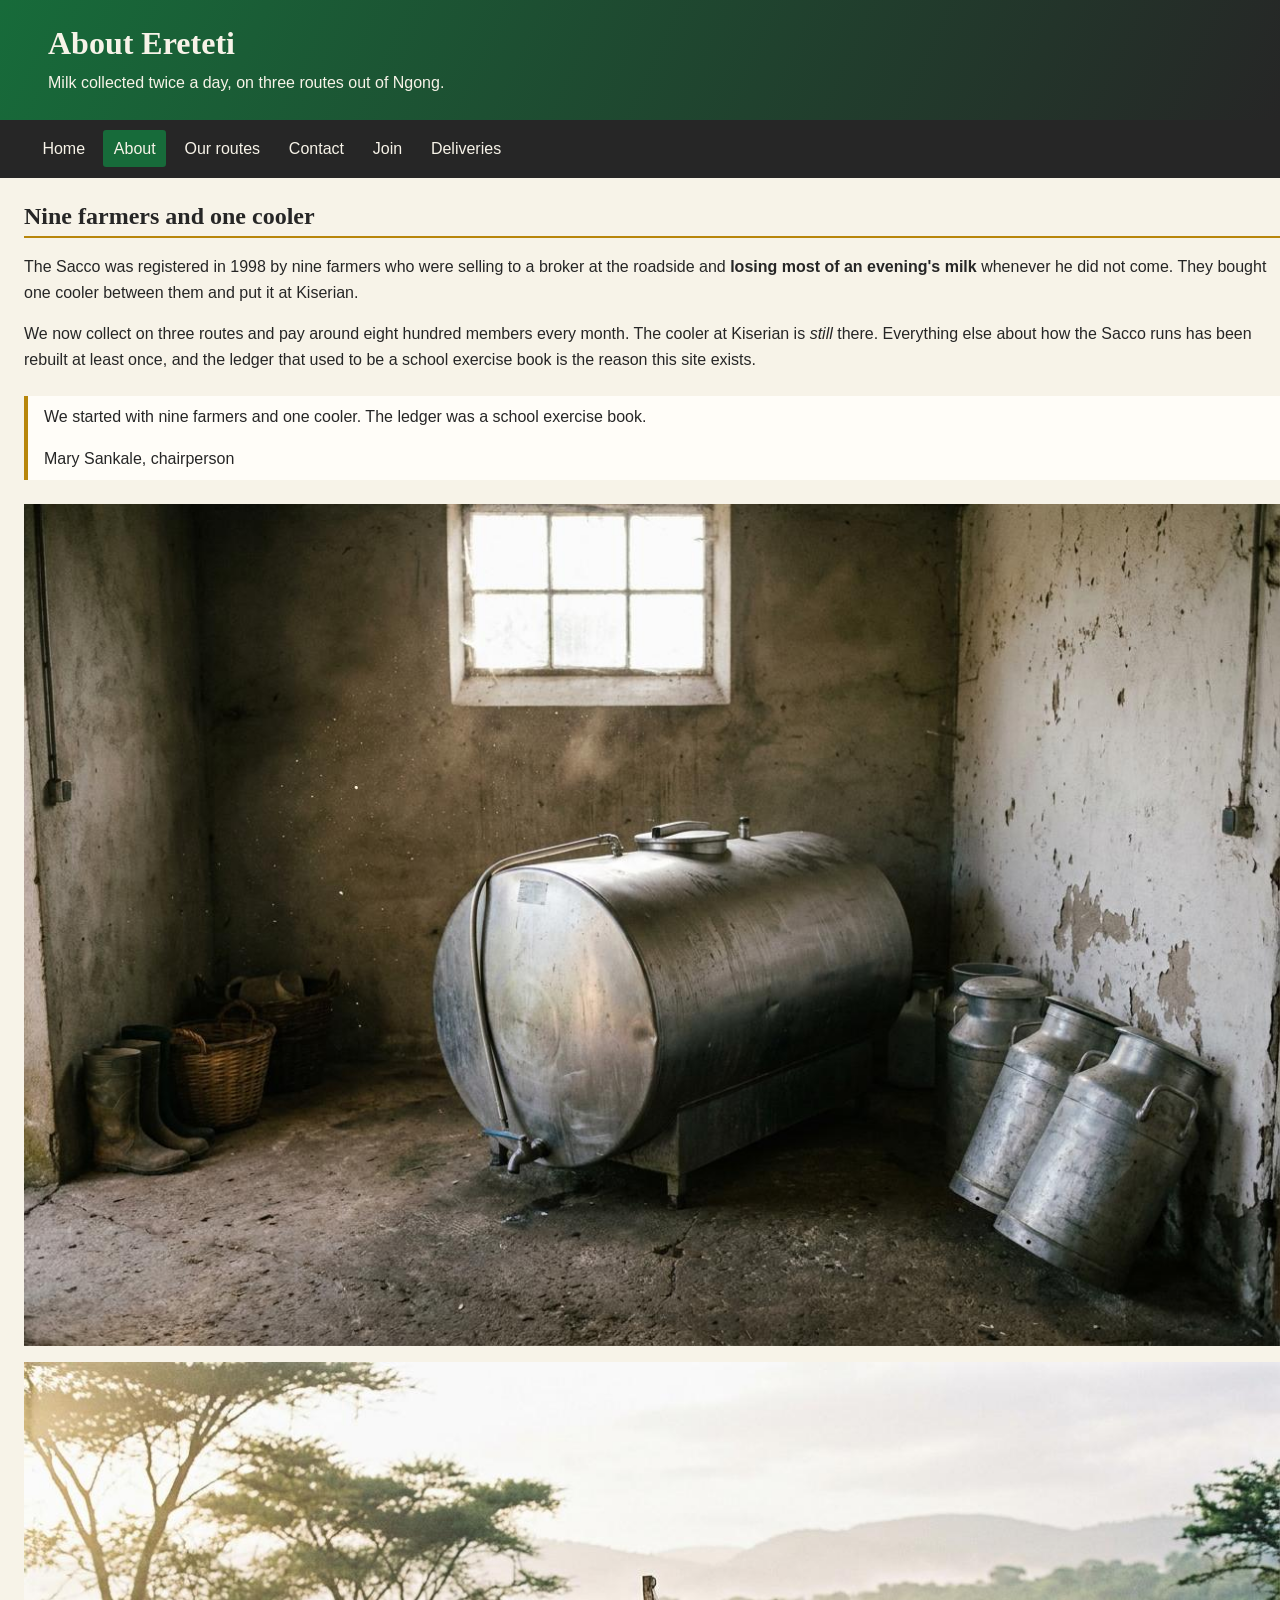
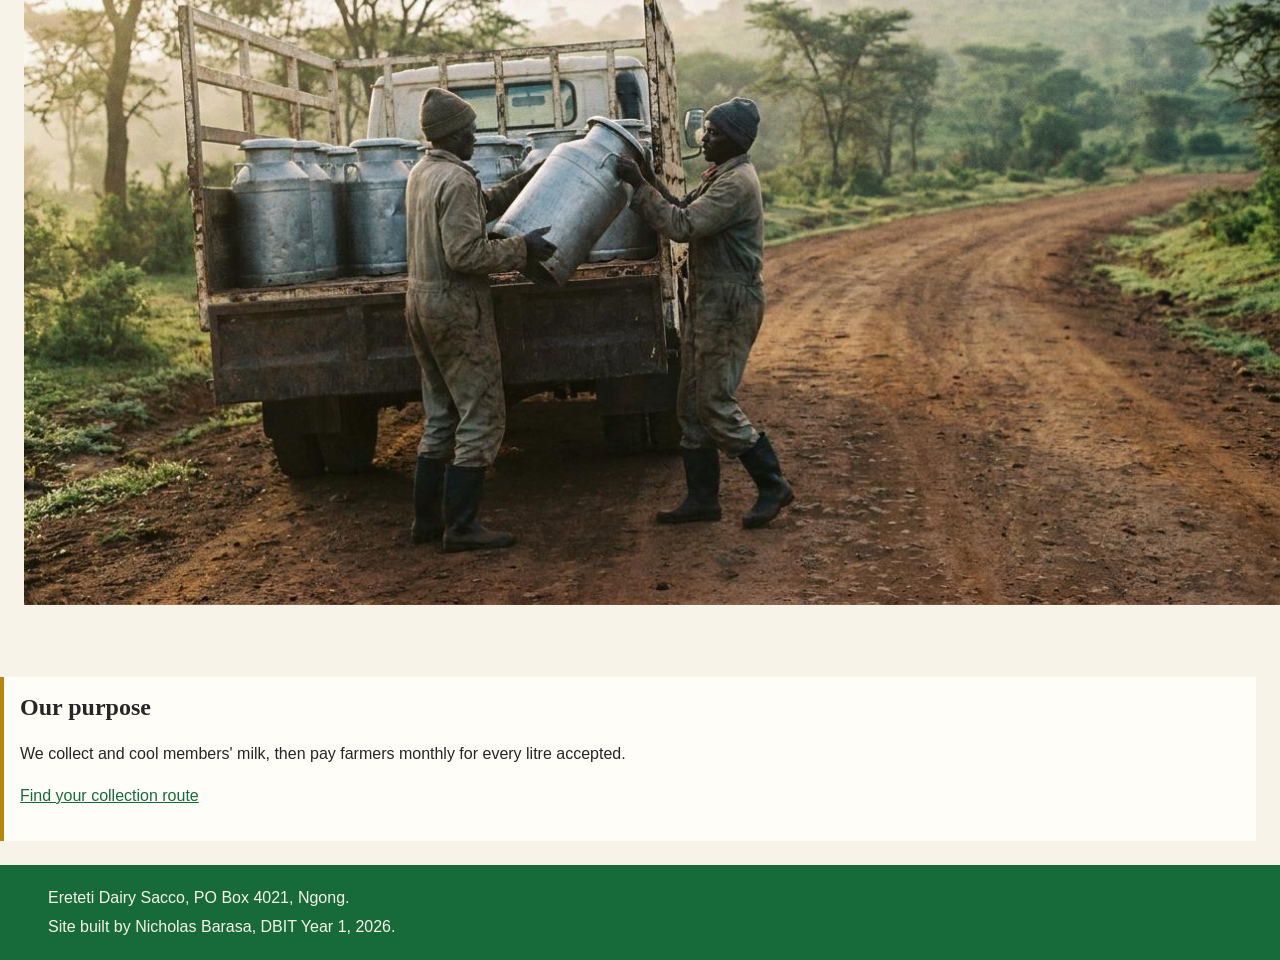
<file: about.html>
<!DOCTYPE html>
<html lang="en">
<head>
    <meta charset="UTF-8">
    <meta name="viewport" content="width=device-width, initial-scale=1.0">
    <title>About us - Ereteti Dairy Sacco</title>
    <link rel="stylesheet" href="CSS/style.css">
</head>
<body>
    <header class="site-header">
        <div class="brand">
            <h1>About Ereteti</h1>
            <p>Milk collected twice a day, on three routes out of Ngong.</p>
        </div>
    </header>
    <nav aria-label="Main navigation">
        <a href="index.html">Home</a>
        <a href="about.html" aria-current="page">About</a>
        <a href="routes.html">Our routes</a>
        <a href="contact.html">Contact</a>
        <a href="register.html">Join</a>
        <a href="deliveries.html">Deliveries</a>
    </nav>
    <div class="page-content">
    <main>
        <h2>Nine farmers and one cooler</h2>
        <p>The Sacco was registered in 1998 by nine farmers who were selling to a broker at the roadside and <strong>losing most of an evening's milk</strong> whenever he did not come. They bought one cooler between them and put it at Kiserian.</p>
        <p>We now collect on three routes and pay around eight hundred members every month. The cooler at Kiserian is <em>still</em> there. Everything else about how the Sacco runs has been rebuilt at least once, and the ledger that used to be a school exercise book is the reason this site exists.</p>
        <blockquote>
            <p>We started with nine farmers and one cooler. The ledger was a school exercise book.</p>
            <footer>Mary Sankale, chairperson</footer>
        </blockquote>
        <div class="cards image-cards">
            <img src="img/first-cooler.jpg" width="400" height="300" alt="The first cooler, still in use at the Kiserian centre">
            <img src="img/collection-lorry.jpg" width="400" height="300" alt="Churns loaded onto the lorry on the Ngong road at sunrise">
        </div>
    </main>
    <aside>
        <h2>Our purpose</h2>
        <p>We collect and cool members' milk, then pay farmers monthly for every litre accepted.</p>
        <p><a href="routes.html">Find your collection route</a></p>
    </aside>
    </div>
    <footer class="site-footer">
        <p>Ereteti Dairy Sacco, PO Box 4021, Ngong.</p>
        <p>Site built by Nicholas Barasa, DBIT Year 1, 2026.</p>
    </footer>
</body>
</html>
</file>
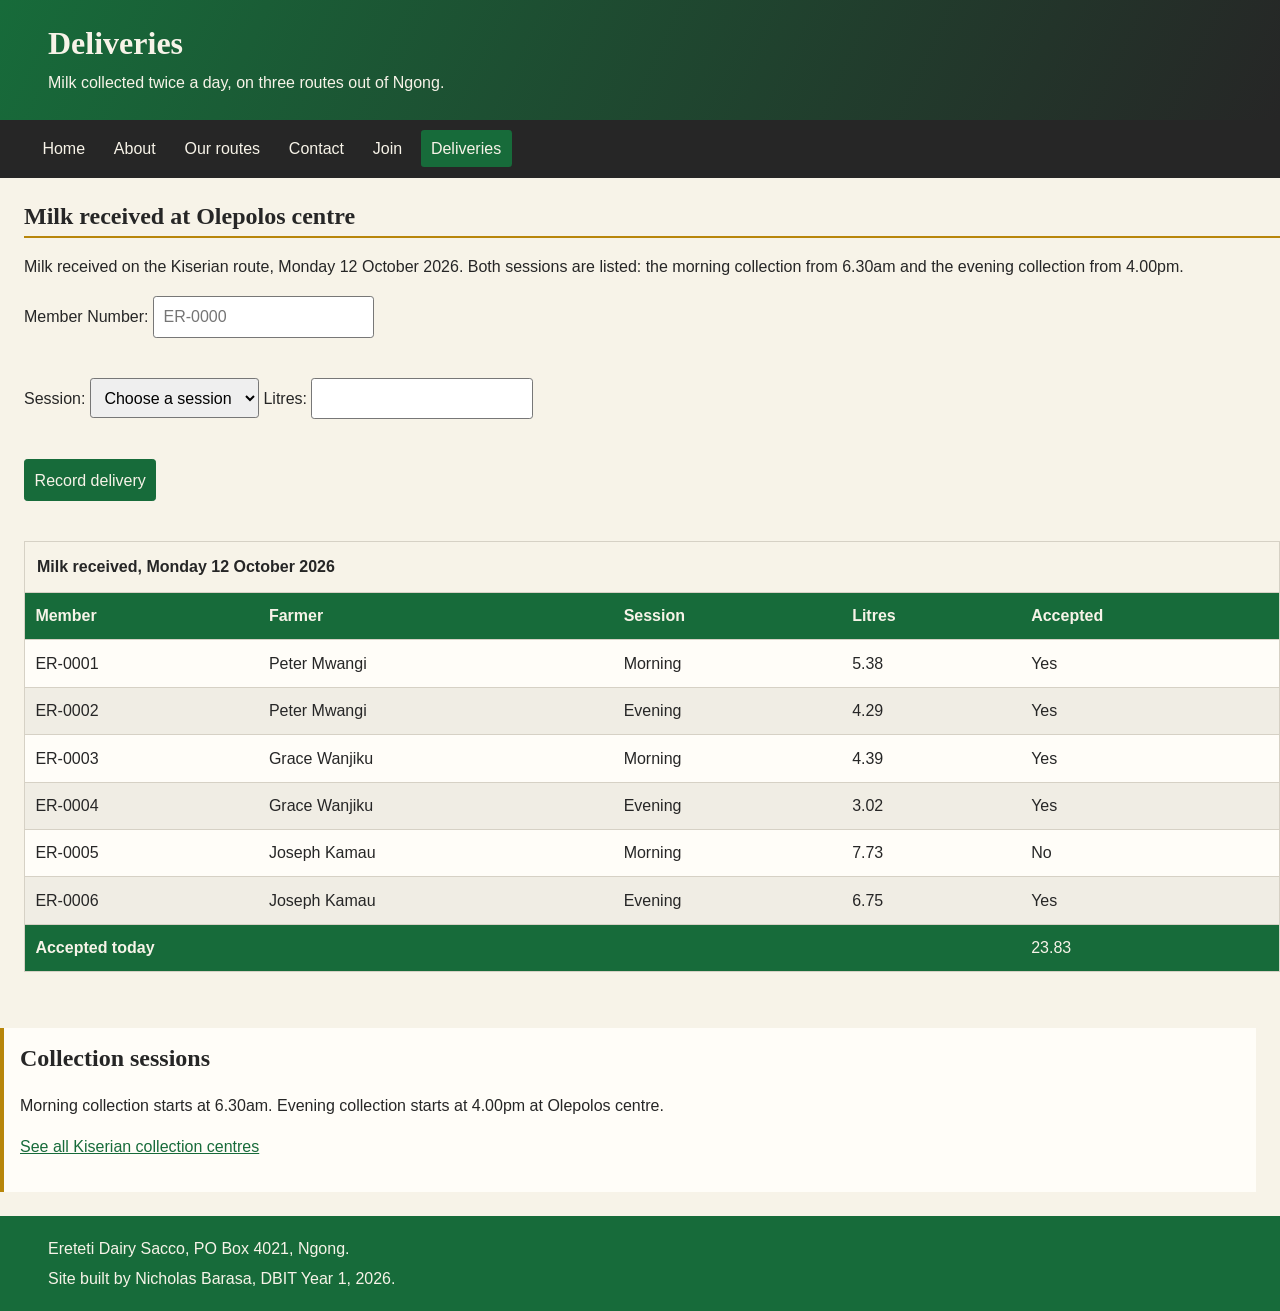
<file: deliveries.html>
<!DOCTYPE html>
<html lang="en">
<head>
    <meta charset="UTF-8">
    <meta name="viewport" content="width=device-width, initial-scale=1.0">
    <title>Deliveries - Ereteti Dairy Sacco</title>
    <link rel="stylesheet" href="CSS/style.css">
    <script src="js/main.js" defer></script>
</head>
<body>
    <header class="site-header">
        <div class="brand">
            <h1>Deliveries</h1>
            <p>Milk collected twice a day, on three routes out of Ngong.</p>
        </div>
    </header>
    <nav aria-label="Main navigation">
        <a href="index.html">Home</a>
        <a href="about.html">About</a>
        <a href="routes.html">Our routes</a>
        <a href="contact.html">Contact</a>
        <a href="register.html">Join</a>
        <a href="deliveries.html" aria-current="page">Deliveries</a>
    </nav>
    <div class="page-content">
    <main>
        <h2>Milk received at Olepolos centre</h2>
        <p>Milk received on the Kiserian route, Monday 12 October 2026. Both sessions are listed: the morning collection from 6.30am and the evening collection from 4.00pm.</p>

        <form class="form" id="delivery-form" action="#" method="POST">

            <label for="member">Member Number: </label>
            <input type="text" id="member" name="Member" placeholder="ER-0000" required>
            <p class="message" id="member-message"></p>

            <label for="session">Session: </label>
            <select id="session" name="session" required>
                <option value="">Choose a session</option>
                <option value="Morning">Morning</option>
                <option value="Noon">Noon</option>
                <option value="Evening">Evening</option>
            </select>

            <label for="litres">Litres: </label>
            <input type="number" id="litres" name="Litres" step="0.01" required>
            <p class="message" id="litres-message"></p>

            <button type="submit">Record delivery</button>
            <p class="message" id="form-message"></p>
        </form>

        <section class="table-scroll" tabindex="0" aria-label="Milk deliveries table">
            <table>
                <caption>Milk received, Monday 12 October 2026</caption>
                <thead>
                    <tr>
                        <th scope="col">Member</th>
                        <th scope="col">Farmer</th>
                        <th scope="col">Session</th>
                        <th scope="col">Litres</th>
                        <th scope="col">Accepted</th>
                    </tr>
                </thead>
                <tbody>
                    <tr>
                        <td>ER-0001</td><td>Peter Mwangi</td><td>Morning</td><td>5.38</td><td>Yes</td>
                    </tr>
                    <tr>
                        <td>ER-0002</td><td>Peter Mwangi</td><td>Evening</td><td>4.29</td><td>Yes</td>
                    </tr>
                    <tr>
                        <td>ER-0003</td><td>Grace Wanjiku</td><td>Morning</td><td>4.39</td><td>Yes</td>
                    </tr>
                    <tr>
                        <td>ER-0004</td><td>Grace Wanjiku</td><td>Evening</td><td>3.02</td><td>Yes</td>
                    </tr>
                    <tr>
                        <td>ER-0005</td><td>Joseph Kamau</td><td>Morning</td><td>7.73</td><td>No</td>
                    </tr>
                    <tr>
                        <td>ER-0006</td><td>Joseph Kamau</td><td>Evening</td><td>6.75</td><td>Yes</td>
                    </tr>
                </tbody>
                <tfoot>
                    <tr>
                        <th colspan="4" scope="row">Accepted today</th>
                        <td id="accepted-total">23.83</td>
                    </tr>
                </tfoot>
            </table>
        </section>
    </main>
    <aside>
        <h2>Collection sessions</h2>
        <p>Morning collection starts at 6.30am. Evening collection starts at 4.00pm at Olepolos centre.</p>
        <p><a href="routes.html#kiserian">See all Kiserian collection centres</a></p>
    </aside>
    </div>
    <footer class="site-footer">
        <p>Ereteti Dairy Sacco, PO Box 4021, Ngong.</p>
        <p>Site built by Nicholas Barasa, DBIT Year 1, 2026.</p>
    </footer>
</body>
</html>
</file>
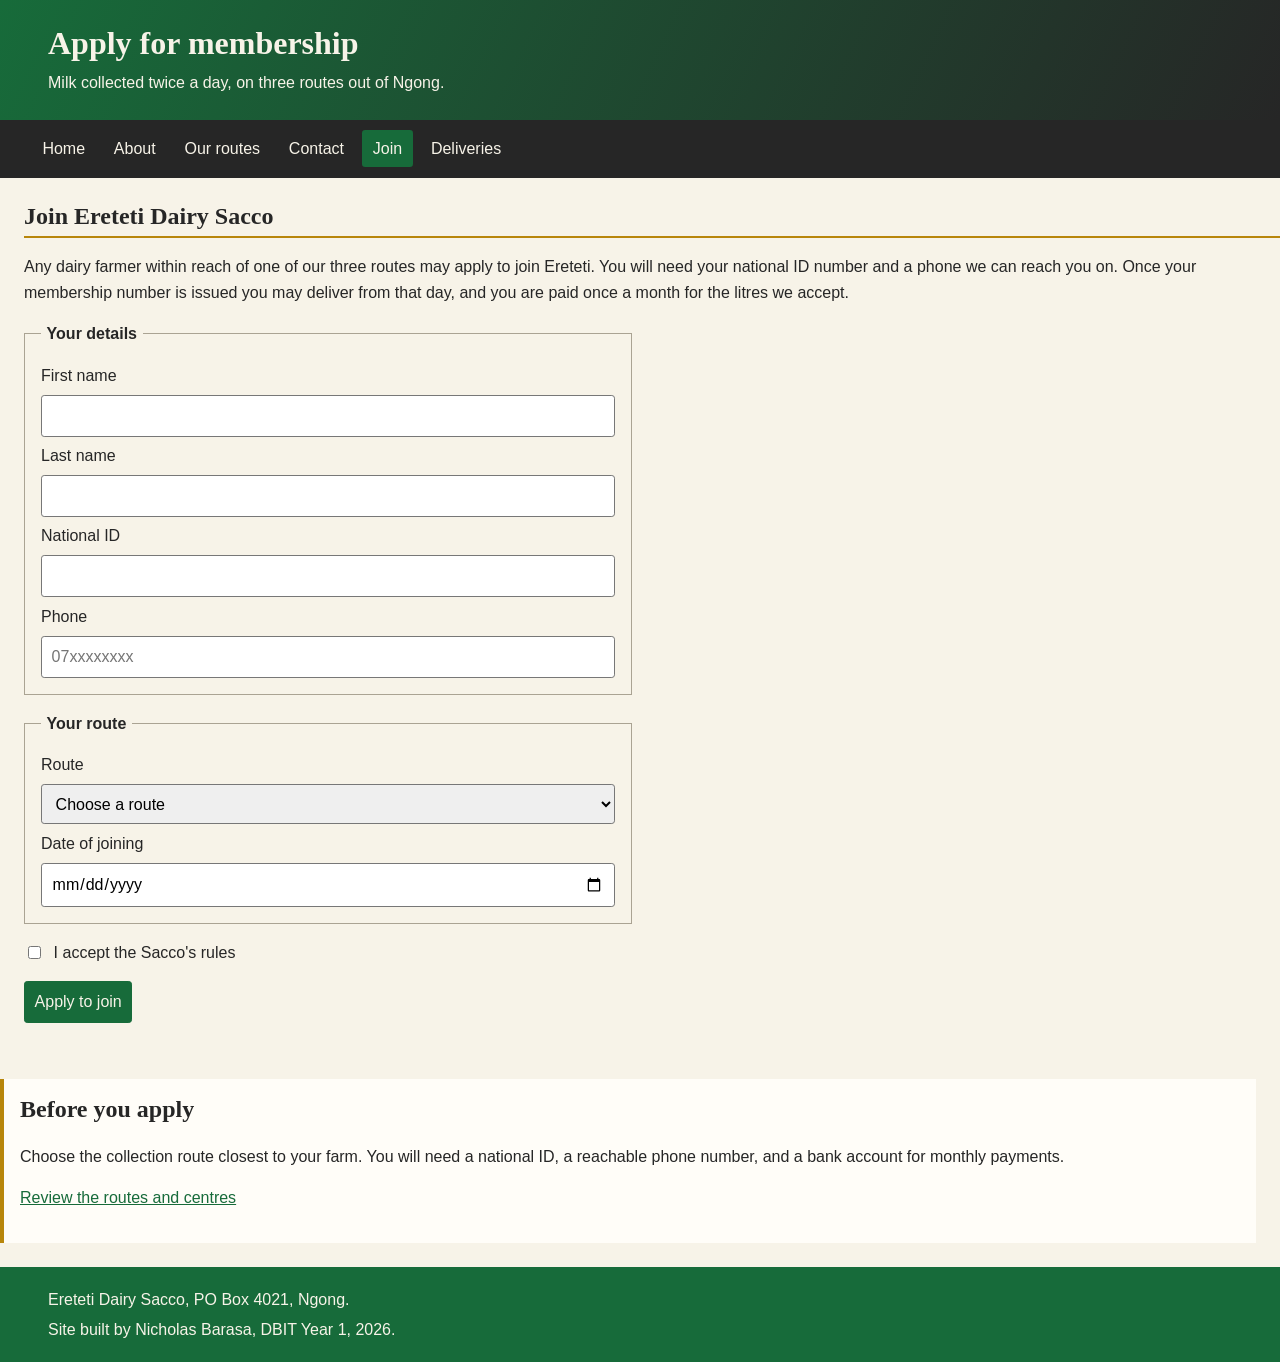
<file: register.html>
<!DOCTYPE html>
<html lang="en">
<head>
    <meta charset="UTF-8">
    <meta name="viewport" content="width=device-width, initial-scale=1.0">
    <title>Apply for membership - Ereteti Dairy Sacco</title>
    <link rel="stylesheet" href="CSS/style.css">
</head>
<body>
    <header class="site-header">
        <div class="brand">
            <h1>Apply for membership</h1>
            <p>Milk collected twice a day, on three routes out of Ngong.</p>
        </div>
    </header>
    <nav aria-label="Main navigation">
        <a href="index.html">Home</a>
        <a href="about.html">About</a>
        <a href="routes.html">Our routes</a>
        <a href="contact.html">Contact</a>
        <a href="register.html" aria-current="page">Join</a>
        <a href="deliveries.html">Deliveries</a>
    </nav>
    <div class="page-content">
    <main>
        <h2>Join Ereteti Dairy Sacco</h2>
        <p>Any dairy farmer within reach of one of our three routes may apply to join Ereteti. You will need your national ID number and a phone we can reach you on. Once your membership number is issued you may deliver from that day, and you are paid once a month for the litres we accept.</p>
        <form action="#" method="get">
            <fieldset>
                <legend>Your details</legend>
                <label for="fname">First name</label>
                <input type="text" id="fname" name="first_name" autocomplete="given-name" required>
                <label for="lname">Last name</label>
                <input type="text" id="lname" name="last_name" autocomplete="family-name" required>
                <label for="national-id">National ID</label>
                <input type="text" id="national-id" name="national_id" inputmode="numeric" required>
                <label for="phone">Phone</label>
                <input type="tel" id="phone" name="phone" placeholder="07xxxxxxxx" pattern="07[0-9]{8}" title="Ten digits, starting 07" autocomplete="tel" required>
            </fieldset>
            <fieldset>
                <legend>Your route</legend>
                <label for="route">Route</label>
                <select name="route" id="route" required>
                    <option value="">Choose a route</option>
                    <option value="kiserian">Kiserian</option>
                    <option value="ngong">Ngong</option>
                    <option value="rongai">Rongai</option>
                </select>
                <label for="date">Date of joining</label>
                <input type="date" id="date" name="date_joined" required>
            </fieldset>
            <label class="checkbox-label">
                <input type="checkbox" id="rules" name="rules" required>
                I accept the Sacco's rules
            </label>
            <button type="submit">Apply to join</button>
        </form>
    </main>
    <aside>
        <h2>Before you apply</h2>
        <p>Choose the collection route closest to your farm. You will need a national ID, a reachable phone number, and a bank account for monthly payments.</p>
        <p><a href="routes.html">Review the routes and centres</a></p>
    </aside>
    </div>
    <footer class="site-footer">
        <p>Ereteti Dairy Sacco, PO Box 4021, Ngong.</p>
        <p>Site built by Nicholas Barasa, DBIT Year 1, 2026.</p>
    </footer>
</body>
</html>
</file>
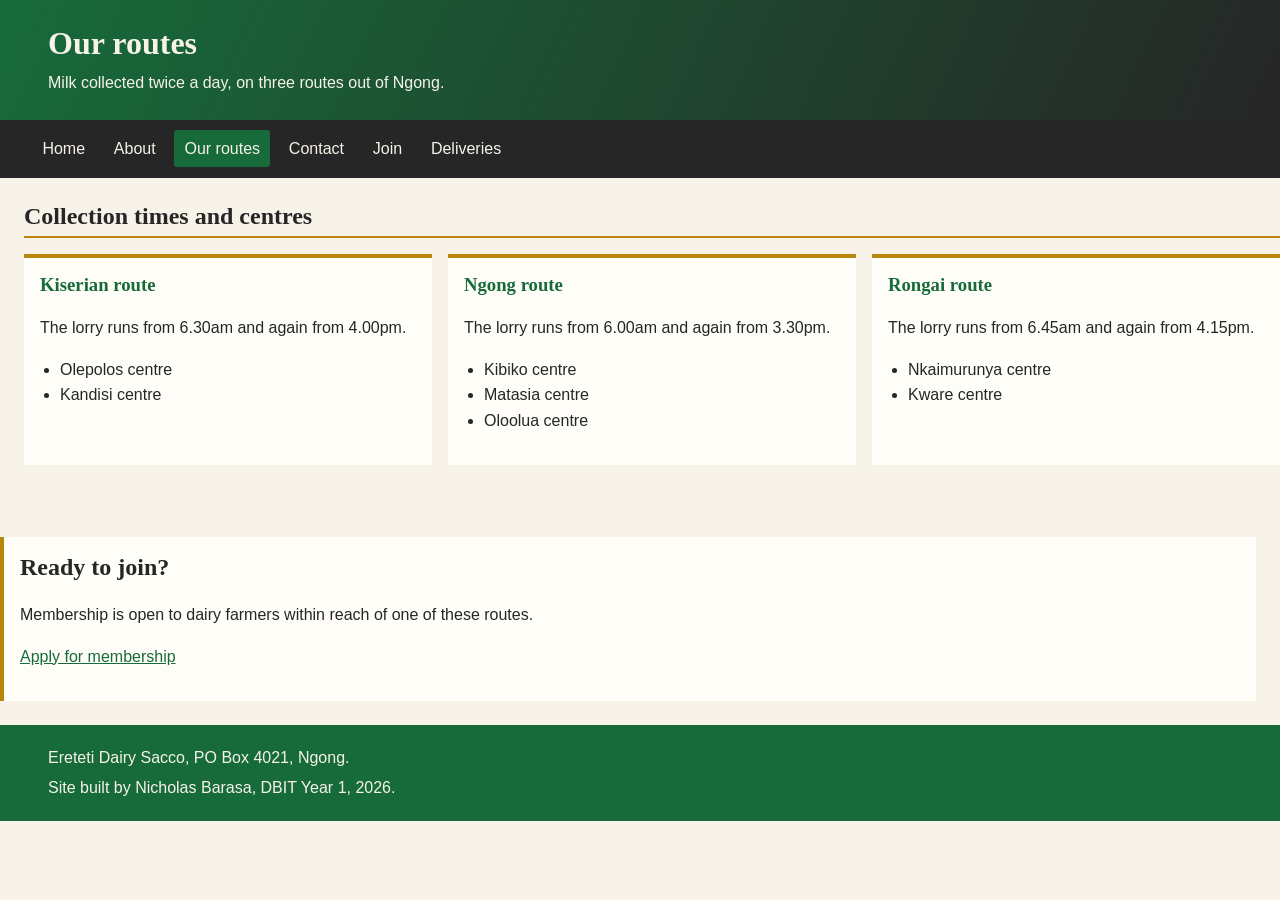
<file: routes.html>
<!DOCTYPE html>
<html lang="en">
<head>
    <meta charset="UTF-8">
    <meta name="viewport" content="width=device-width, initial-scale=1.0">
    <title>Our routes - Ereteti Dairy Sacco</title>
    <link rel="stylesheet" href="CSS/style.css">
</head>
<body>
    <header class="site-header">
        <div class="brand">
            <h1>Our routes</h1>
            <p>Milk collected twice a day, on three routes out of Ngong.</p>
        </div>
    </header>
    <nav aria-label="Main navigation">
        <a href="index.html">Home</a>
        <a href="about.html">About</a>
        <a href="routes.html" aria-current="page">Our routes</a>
        <a href="contact.html">Contact</a>
        <a href="register.html">Join</a>
        <a href="deliveries.html">Deliveries</a>
    </nav>
    <div class="page-content">
    <main>
        <h2>Collection times and centres</h2>
        <div class="cards route-cards">
            <section class="card route-card" id="kiserian">
                <h3>Kiserian route</h3>
                <p>The lorry runs from 6.30am and again from 4.00pm.</p>
                <ul>
                    <li>Olepolos centre</li>
                    <li>Kandisi centre</li>
                </ul>
            </section>
            <section class="card route-card" id="ngong">
                <h3>Ngong route</h3>
                <p>The lorry runs from 6.00am and again from 3.30pm.</p>
                <ul>
                    <li>Kibiko centre</li>
                    <li>Matasia centre</li>
                    <li>Oloolua centre</li>
                </ul>
            </section>
            <section class="card route-card" id="rongai">
                <h3>Rongai route</h3>
                <p>The lorry runs from 6.45am and again from 4.15pm.</p>
                <ul>
                    <li>Nkaimurunya centre</li>
                    <li>Kware centre</li>
                </ul>
            </section>
        </div>
    </main>
    <aside>
        <h2>Ready to join?</h2>
        <p>Membership is open to dairy farmers within reach of one of these routes.</p>
        <p><a href="register.html">Apply for membership</a></p>
    </aside>
    </div>
    <footer class="site-footer">
        <p>Ereteti Dairy Sacco, PO Box 4021, Ngong.</p>
        <p>Site built by Nicholas Barasa, DBIT Year 1, 2026.</p>
    </footer>
</body>
</html>
</file>
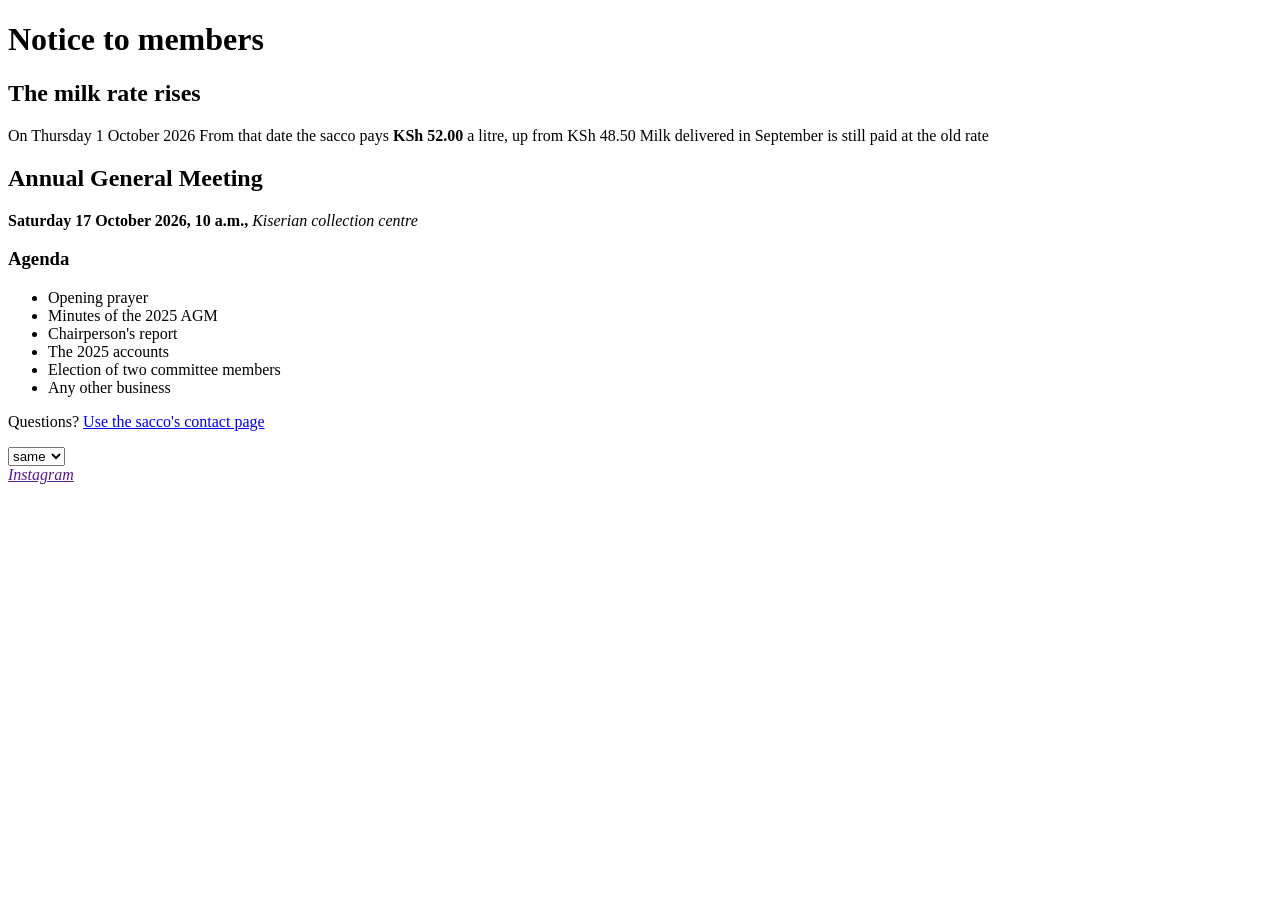
<file: practice/drill-1.html>
<!DOCTYPE html>
<html lang="en">
<head>
    <meta charset="UTF-8">
    <meta name="viewport" content="width=device-width, initial-scale=1.0">
    <title>Ereteti Sacco</title>
</head>
<body>
    <h1> Notice to members</h1>
    <section>
        <h2>The milk rate rises</h2>
        <p>
            On Thursday 1 October 2026
From that date the sacco pays <strong> KSh 52.00</strong> a litre, up from KSh 48.50
Milk delivered in September is still paid at the old rate
            
            
            
            

        </p>
    </section>
     <section>
        <H2>Annual General Meeting</H2>
        <p>
            <b>Saturday 17 October 2026, 10 a.m., </b><i>Kiserian collection centre</i></p>
            <h3>Agenda</h3>
            <ul>
                <li>Opening prayer</li>
                <li>Minutes of the 2025 AGM</li>
                <li>Chairperson's report</li>
                <li>The 2025 accounts</li>
                <li>Election of two committee members</li>
                <li>Any other business</li>
            </ul>
     </section>
     <section>
        <p>
            Questions?
            <a href="../contact.html" target="_blank">  Use the sacco's contact page</a>
          
        </p>
     </section>
    <div class="datalist" list="">
    
     
     <select name="" id="">
     <option value="same">same</option>
     <option value="check">check</option>
     </select>
    </div>
    <link rel="stylesheet" href="https://.cloudflare">
     <a href=""><i class="fa-brand fa-instagram">Instagram</i></a>
</body>
</html>
</file>
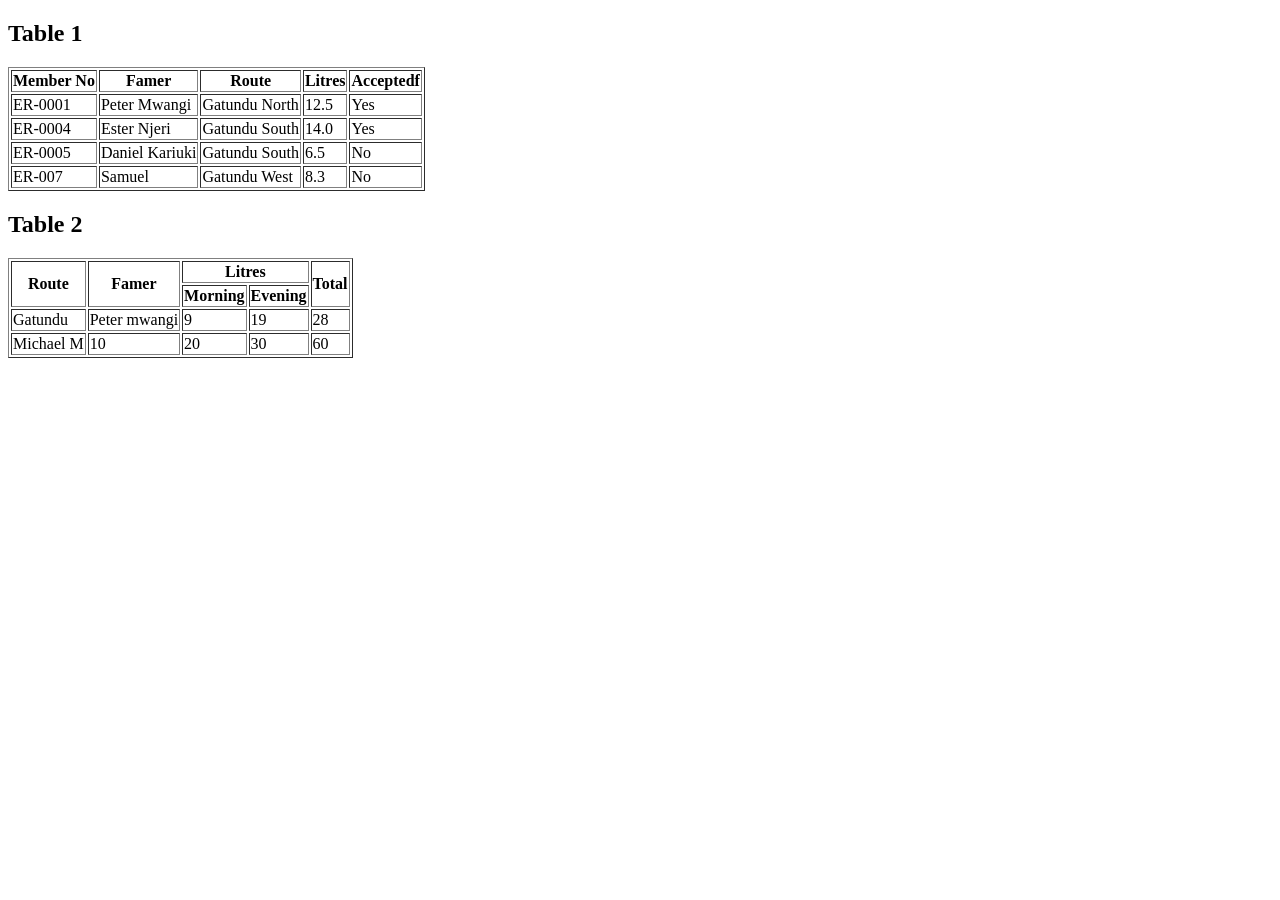
<file: practice/drill-4.html>
<!DOCTYPE html>
<html lang="en">
<head>
    <meta charset="UTF-8">
    <meta name="viewport" content="width=device-width, initial-scale=1.0">
    <title>Drill 4</title>
</head>
 
<body>
    <main>
        <section>
            <h2>Table 1</h2>
            <!--the table tag-->
            <table border="1">
                <thead>
                    <tr>
                        <th>Member No</th>
                        <th>Famer</th>
                        <th>Route</th>
                        <th>Litres</th>
                        <th>Acceptedf</th>
                    </tr>
                </thead>
                <tbody>
                    <tr>
                        <td>ER-0001</td>
                        <td>Peter Mwangi</td>
                        <td>Gatundu North</td>
                        <td>12.5</td>
                        <td>Yes</td>
                    </tr>
                    <tr>
                        <td>ER-0004</td>
                        <td>Ester Njeri</td>
                        <td>Gatundu South</td>
                        <td>14.0</td>
                        <td>Yes</td>

                    </tr>
                    <tr>
                        <td>ER-0005</td>
                        <td>Daniel Kariuki</td>
                        <td>Gatundu South </td>
                        <td>6.5</td>
                        <td>No</td>
                    </tr>
                    <tr>
                        <td>ER-007</td>
                        <td>Samuel </td>
                        <td>Gatundu West</td>
                        <td>8.3</td>
                        <td>No</td>
                    </tr>
                </tbody>
            </table>
        </section>
        <section>
            <h2>Table 2</h2>
            <table border="1">
     <thead>
        <tr>
            <th rowspan="2">Route </th>
            <th rowspan="2">Famer</th>
            <th colspan="2">Litres</th>
            <th rowspan="2">Total</th>

        </tr>
        <tr>
            <th>Morning</th>
            <th>Evening</th>
            
            
        </tr>
     </thead>
     <tbody>
        <tr>
            <td>Gatundu</td>
            <td>Peter mwangi</td>
            <td>9</td>
            <td>19</td>
            <td>28</td>

        </tr>
        <tr>
            <td>Michael M</td>
            <td>10</td>
            <td>20</td>
            <td>30</td>
            <td>60</td>
            
        </tr>
     </tbody>

            </table>
        </section>
    </main>
        
           

    
</body>
</html>
</file>
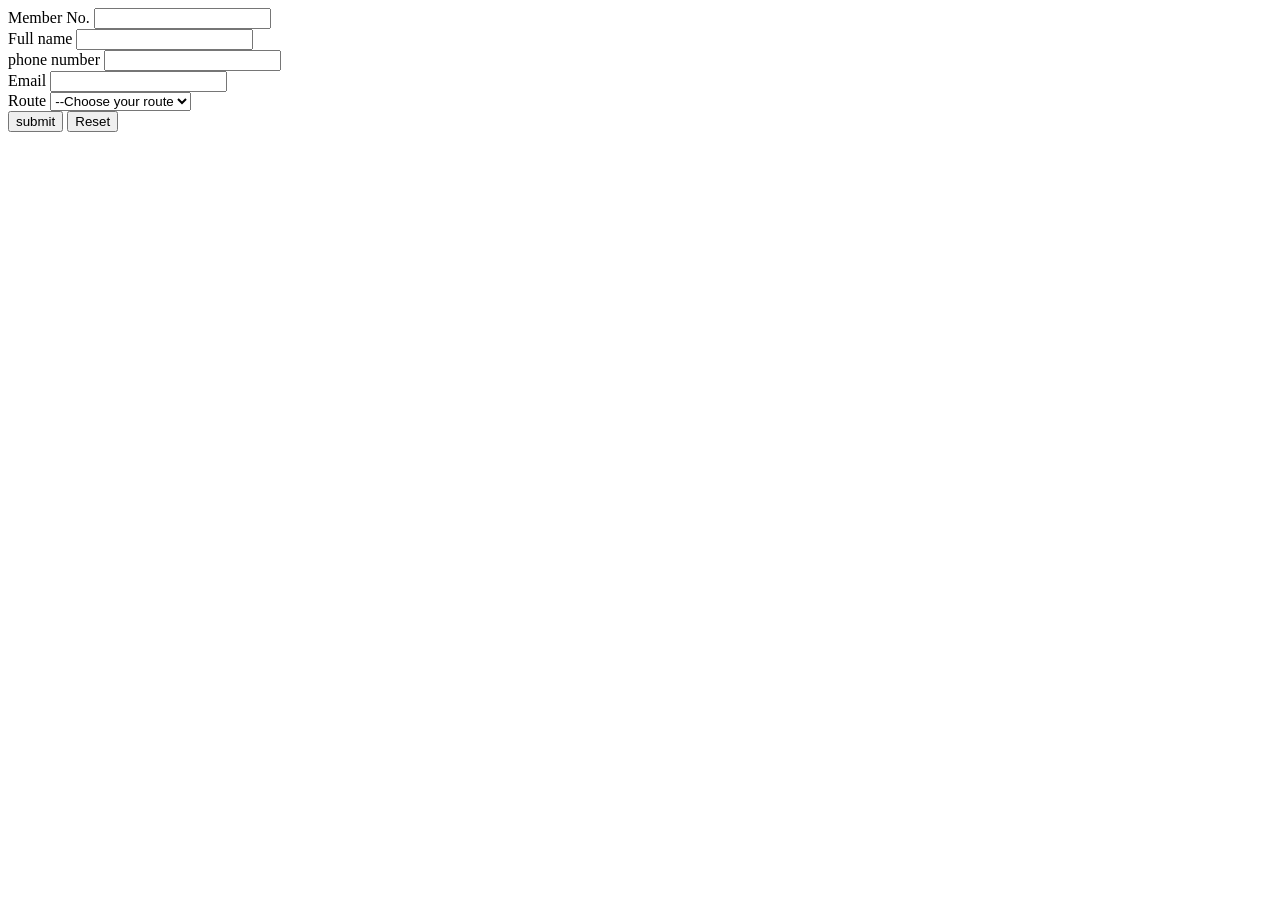
<file: practice/drill-5.html>
<!DOCTYPE html>
<html lang="en">
<head>
    <meta charset="UTF-8">
    <meta name="viewport" content="width=device-width, initial-scale=1.0">
    <title>Document</title>
</head>
<body>
    <main>
        <form name="book-visit" action="book.php" method="get"></form>
        <div>
            <label for="member-no">Member No.</label>
            <input type="text" id="member-no" name="member-no" value="" required>
        </div>
          <div>
            <label for="full-name">Full name</label>
            <input type="text" id="full-name" name="full-name" value="" required>
        </div>
          <div>
            <label for="phone-no">phone number</label>
            <input type="number" id="phone-no" name="member-no" value="" required>
        </div>
          <div>
            <label for="email">Email</label>
            <input type="email" id="email" name="email" value="" required>
        </div>
          <div>
            <label for="route">Route</label>
            <select name="route" id="route">
            <option value="">--Choose your route</option>
            <option value="">Kiserian</option>
            <option value="">Ngong</option>
            <option value="">Isinya</option>
            </select>
        </div>
  <input type="submit" value="submit">
  <input type="reset" value="Reset">
  
    </main>
    
</body>
</html>
</file>
<file: CSS/style.css>
/*this are my main colors */
:root {
  --main: #176b3a;
  --ground: #f7f3e8;
  --ink: #262626;
  --accent: #b8860b;
  --heading-font: Georgia, serif;
  --body-font: Arial, sans-serif;
}

* {
  box-sizing: border-box;
}

body {
  width: min(100%, 80rem);
  min-height: 100vh;
  margin: 0 auto;
  background: var(--ground);
  color: var(--ink);
  font-family: var(--body-font);
  line-height: 1.6;
}

.site-header {
  min-width: 0;
}

.brand {
  padding: 1.5rem clamp(1rem, 4vw, 3rem);
  background: linear-gradient(115deg, var(--main), var(--ink));
  color: var(--ground);
}

h1,
h2,
h3 {
  font-family: var(--heading-font);
  line-height: 1.2;
}

h1 {
  margin: 0 0 0.5rem;
}

.brand p {
  margin: 0;
}

nav {
  position: sticky;
  top: 0;
  z-index: 10;
  display: flex;
  flex-wrap: wrap;
  gap: 0.25rem 0.5rem;
  padding: 0.65rem clamp(0.5rem, 3vw, 2rem);
  background: var(--ink);
}

.page-content {
  
  grid-template-areas: "content sidebar";
  grid-template-columns: minmax(0, 2fr) minmax(15rem, 1fr);
  gap: 0 1.5rem;
  justify-content: center;
  margin: auto;

}

nav a {
  display: block;
  padding: 0.35rem 0.65rem;
  border-radius: 0.2rem;
  color: var(--ground);
  text-decoration: none;
}

nav a:hover,
nav a:focus-visible,
nav a[aria-current="page"] {
  background: var(--main);
  color: var(--ground);
}

main {
  grid-area: content;
  min-width: 0;
  padding: 1.5rem 0 2rem 1.5rem;
}

main h2 {
  margin: 0 0 0.8rem;
  border-bottom: 2px solid var(--accent);
  padding-bottom: 0.35rem;
}

main h2:not(:first-child) {
  margin-top: 1.75rem;
}

aside {
  grid-area: sidebar;
  align-self: start;
  min-width: 0;
  margin: 1.5rem 1.5rem 1.5rem 0;
  border-left: 4px solid var(--accent);
  padding: 1rem;
  background: #fffdf8;
}

aside h2 {
  margin-top: 0;
}

a {
  color: var(--main);
}

.cards {
  display: flex;
  flex-wrap: wrap;
  gap: 1rem;
  margin: 1rem 0;
  padding: 0;
  list-style: none;
}

.card {
  flex: 1 1 12rem;
  min-width: 0;
  border-top: 4px solid var(--accent);
  padding: 1rem;
  background: #fffdf8;
}

.card a {
  font-weight: bold;
}

.route-card h3 {
  margin-top: 0;
  color: var(--main);
}

.route-card ul {
  padding-left: 1.25rem;
}

.image-cards img {
  flex: 1 1 16rem;
  width: 100%;
  max-width: 100%;
  height: auto;
  object-fit: cover;
}

main > img {
  display: block;
  max-width: 100%;
  height: auto;
}

blockquote {
  margin: 1.5rem 0;
  border-left: 4px solid var(--accent);
  padding: 0.5rem 1rem;
  background: #fffdf8;
}

blockquote p {
  margin-top: 0;
}

.table-scroll {
  max-width: 100%;
  overflow-x: auto;
  border: 1px solid #d6d1c5;
}

.table-scroll:focus-visible {
  outline: 3px solid var(--accent);
  outline-offset: 2px;
}

table {
  width: 100%;
  min-width: 38rem;
  border-collapse: collapse;
  background: #fffdf8;
  text-align: left;
}

caption {
  padding: 0.75rem;
  font-weight: bold;
  text-align: left;
}

th,
td {
  border-top: 1px solid #d6d1c5;
  padding: 0.65rem;
}

thead,
tfoot {
  background: var(--main);
  color: var(--ground);
}

tbody tr:nth-child(even) {
  background: #f0ede4;
}

form {
  max-width: 38rem;
}

fieldset {
  display: grid;
  grid-template-columns: minmax(0, 1fr);
  gap: 0.4rem;
  margin: 1rem 0;
  border: 1px solid #aaa393;
  padding: 1rem;
}

legend {
  padding: 0 0.35rem;
  font-weight: bold;
}

input,
select,
button {
  max-width: 100%;
  min-height: 2.5rem;
  border: 1px solid #777;
  border-radius: 0.2rem;
  padding: 0.45rem 0.6rem;
  font: inherit;
}

input[type="checkbox"] {
  min-height: auto;
}

.checkbox-label {
  display: flex;
  align-items: center;
  gap: 0.6rem;
  margin: 1rem 0;
}

button {
  border-color: var(--main);
  background: var(--main);
  color: var(--ground);
  cursor: pointer;
}

.contact-list {
  padding-left: 1.25rem;
}

.site-footer {
  padding: 1rem clamp(1rem, 4vw, 3rem);
  background: var(--main);
  color: var(--ground);
}

.site-footer p {
  margin: 0.25rem 0;
}

@media (max-width: 700px) {
  .page-content {
    grid-template-areas:
      "content"
      "sidebar";
    grid-template-columns: minmax(0, 1fr);
    gap: 0;
  }

  nav {
    gap: 0.25rem;
    padding: 0.5rem;
  }

  nav a {
    padding: 0.35rem 0.5rem;
  }

  main {
    padding: 1.25rem 1rem;
  }

  aside {
    margin: 0 1rem 1.25rem;
  }

  .card {
    flex-basis: 100%;
  }
}
.message{
  color:red;
  min-height: 1.5rem;
  margin: 0.25rem 0 0.75rem;
}input.invalid{
  border: 2px solid ;
}.form{
  border: 1px block #777;
}
.message {
color: #B3261E;
min-height: 1.5em;
margin: 0.25rem 0 0.75rem;
}
input.invalid {
border: 2px solid #B3261E;
}
</file>
